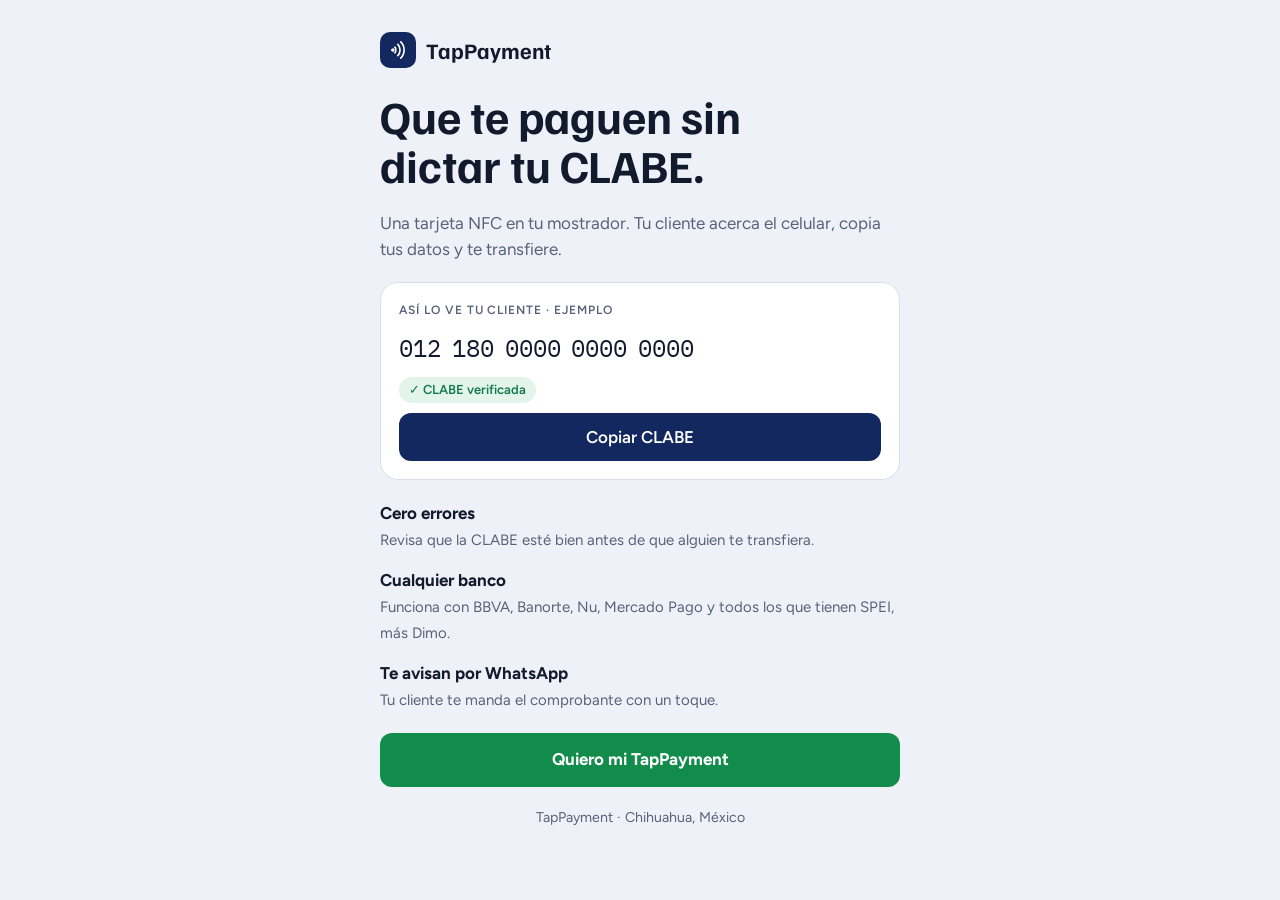
<file: index.html>
<!doctype html>
<html lang="es">
<head>
<meta charset="utf-8">
<meta name="viewport" content="width=device-width,initial-scale=1,viewport-fit=cover">
<meta name="theme-color" content="#13285e">
<title>TapPayment</title>
<meta name="description" content="Tarjetas NFC para cobrar por transferencia: tus clientes acercan el celular y copian tu CLABE sin dictar números.">
<link rel="icon" href="data:image/svg+xml,%3Csvg xmlns='http://www.w3.org/2000/svg' viewBox='0 0 24 24'%3E%3Crect width='24' height='24' rx='6' fill='%2313285e'/%3E%3Cpath fill='%23fff' d='M8.5 7.2a7 7 0 0 1 0 9.6l-1.4-1.4a5 5 0 0 0 0-6.8zM12 4a11 11 0 0 1 0 16l-1.4-1.4a9 9 0 0 0 0-13.2z'/%3E%3C/svg%3E">
<link rel="preconnect" href="https://fonts.googleapis.com">
<link rel="stylesheet" href="https://fonts.googleapis.com/css2?family=Familjen+Grotesk:wght@500;700&family=Figtree:wght@400;500;600&family=IBM+Plex+Mono:wght@500&display=swap">
<style>
/* Layout: one column. Name, promise, a mock CLABE as proof, three benefits, WhatsApp CTA. */
:root{--bg:#eef1f7;--surface:#ffffff;--ink:#121a2e;--muted:#58627a;--line:#d8deea;--accent:#13285e;--accent-ink:#ffffff;--ok:#137a4b;--ok-bg:#e3f4ea;--wa:#128c4a;--wa-ink:#ffffff;
  --font-display:"Familjen Grotesk","Segoe UI",system-ui,sans-serif;--font-body:"Figtree","Segoe UI",system-ui,sans-serif;--font-mono:"IBM Plex Mono",ui-monospace,Menlo,monospace}
@media (prefers-color-scheme: dark){:root{--bg:#0b1020;--surface:#151c31;--ink:#e9ecf5;--muted:#9aa3ba;--line:#28304c;--accent:#8ea6ff;--accent-ink:#0b1020;--ok:#5fd39a;--ok-bg:#143526;--wa:#2fb86e;--wa-ink:#06150c;color-scheme:dark}}
*{box-sizing:border-box}
body{margin:0;background:var(--bg);color:var(--ink);font-family:var(--font-body);font-size:17px;line-height:1.55;
  padding-left:max(16px,env(safe-area-inset-left,0px));padding-right:max(16px,env(safe-area-inset-right,0px));padding-block:32px 40px}
.wrap{max-width:520px;margin:0 auto;display:flex;flex-direction:column;gap:20px}
.mark{display:flex;align-items:center;gap:10px;font-family:var(--font-display);font-weight:700;font-size:22px}
.mark i{width:36px;height:36px;border-radius:10px;background:var(--accent);display:grid;place-items:center}
.mark svg{width:20px;height:20px;fill:var(--accent-ink)}
h1{font-family:var(--font-display);font-size:clamp(32px,8.5vw,46px);line-height:1.06;margin:4px 0 0;text-wrap:balance}
p{margin:0;color:var(--muted)}
.proof{background:var(--surface);border:1px solid var(--line);border-radius:18px;padding:18px;display:flex;flex-direction:column;gap:10px}
.proof .l{font-size:12px;letter-spacing:.08em;text-transform:uppercase;color:var(--muted);font-weight:600}
.proof .n{font-family:var(--font-mono);font-size:clamp(18px,5.4vw,24px);font-variant-numeric:tabular-nums;display:flex;flex-wrap:wrap;gap:0 .45em}
.proof .ok{align-self:flex-start;font-size:13px;font-weight:600;color:var(--ok);background:var(--ok-bg);padding:3px 10px;border-radius:999px}
.proof .b{min-height:48px;border-radius:12px;background:var(--accent);color:var(--accent-ink);display:grid;place-items:center;font-weight:600}
ul{list-style:none;margin:0;padding:0;display:flex;flex-direction:column;gap:14px}
li b{display:block;font-size:17px}
li span{color:var(--muted);font-size:15px}
a.cta{display:flex;align-items:center;justify-content:center;min-height:54px;border-radius:12px;background:var(--wa);color:var(--wa-ink);font-weight:700;text-decoration:none}
a.cta:focus-visible{outline:3px solid var(--accent);outline-offset:2px}
small{color:var(--muted);text-align:center}
</style>
</head>
<body>
<main class="wrap">
  <div class="mark"><i><svg viewBox="0 0 24 24" aria-hidden="true"><path d="M8.5 7.2a7 7 0 0 1 0 9.6l-1.4-1.4a5 5 0 0 0 0-6.8zM12 4a11 11 0 0 1 0 16l-1.4-1.4a9 9 0 0 0 0-13.2zM15.5 1a15 15 0 0 1 0 22l-1.4-1.4a13 13 0 0 0 0-19.2zM4.5 10.5a2 2 0 1 1 0 3 2 2 0 0 1 0-3z"/></svg></i>TapPayment</div>
  <h1>Que te paguen sin dictar tu CLABE.</h1>
  <p>Una tarjeta NFC en tu mostrador. Tu cliente acerca el celular, copia tus datos y te transfiere.</p>
  <div class="proof" aria-label="Ejemplo de lo que ve tu cliente">
    <span class="l">Así lo ve tu cliente · ejemplo</span>
    <span class="n"><span>012</span><span>180</span><span>0000</span><span>0000</span><span>0000</span></span>
    <span class="ok">✓ CLABE verificada</span>
    <span class="b">Copiar CLABE</span>
  </div>
  <ul>
    <li><b>Cero errores</b><span>Revisa que la CLABE esté bien antes de que alguien te transfiera.</span></li>
    <li><b>Cualquier banco</b><span>Funciona con BBVA, Banorte, Nu, Mercado Pago y todos los que tienen SPEI, más Dimo.</span></li>
    <li><b>Te avisan por WhatsApp</b><span>Tu cliente te manda el comprobante con un toque.</span></li>
  </ul>
  <a class="cta" href="https://wa.me/526142222535?text=Hola%2C%20me%20interesa%20TapPayment%20para%20mi%20negocio" target="_blank" rel="noopener">Quiero mi TapPayment</a>
  <small>TapPayment · Chihuahua, México</small>
</main>
</body>
</html>
</file>
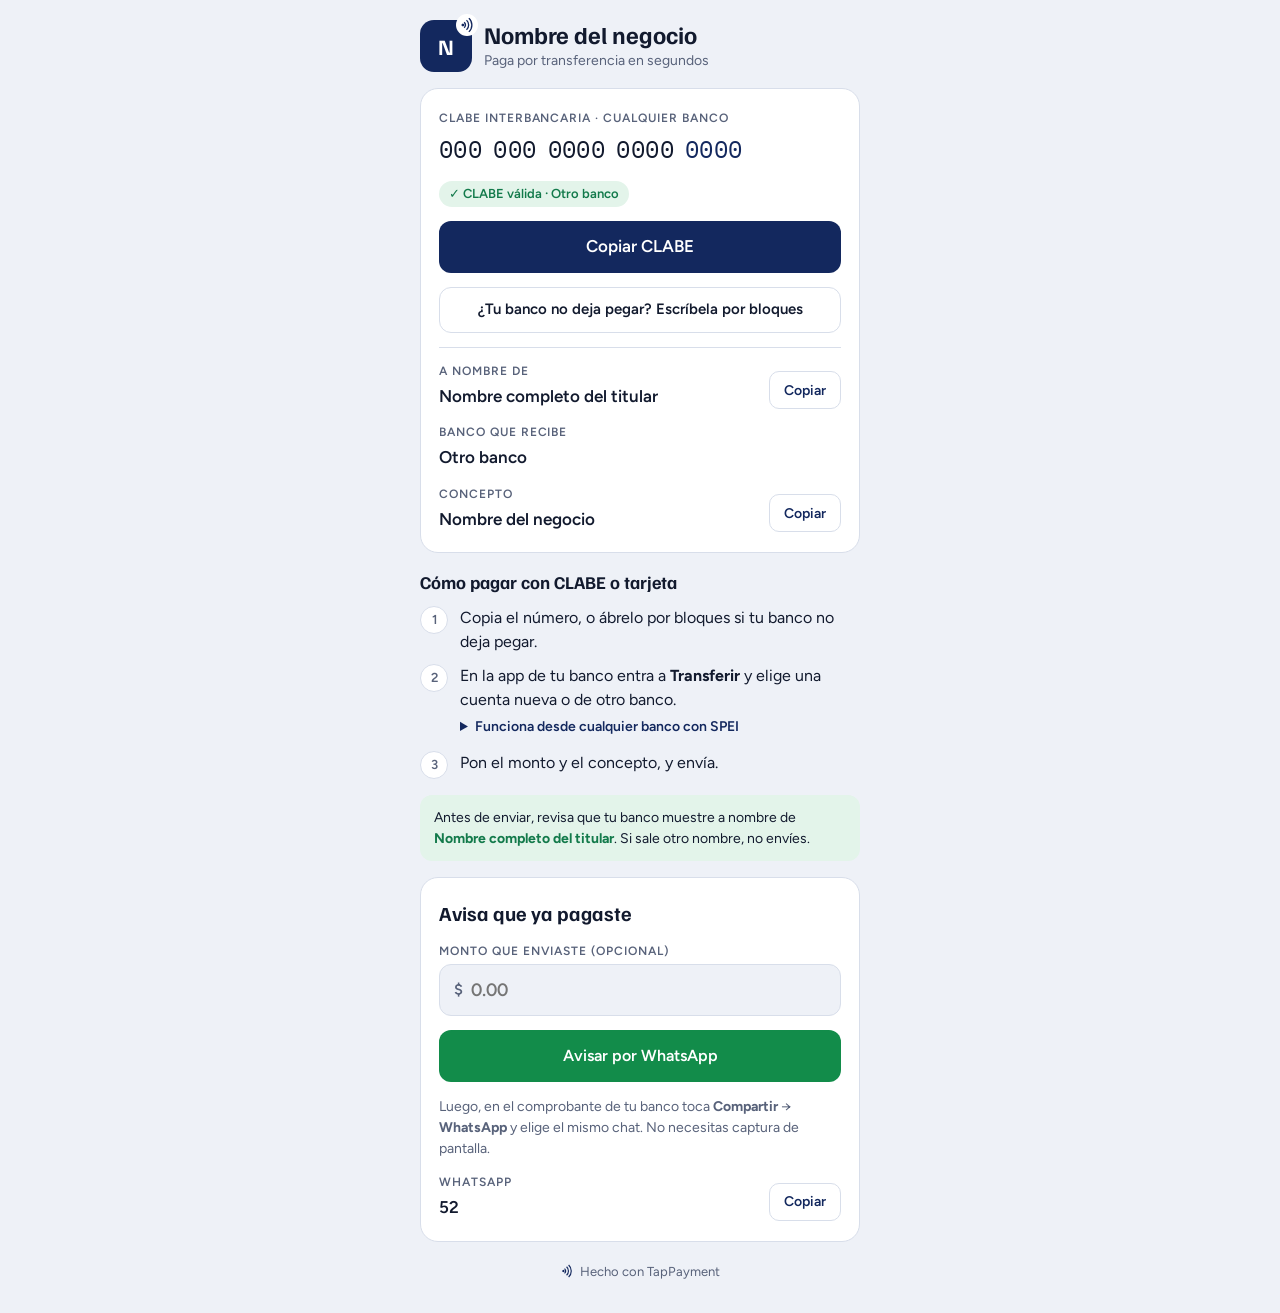
<file: _plantilla/index.html>
<!doctype html>
<html lang="es">
<head>
<meta charset="utf-8">
<meta name="viewport" content="width=device-width,initial-scale=1,viewport-fit=cover">
<meta name="robots" content="noindex, nofollow">
<meta name="theme-color" content="#13285e">
<title>Nombre del negocio</title>
<meta property="og:title" content="Nombre del negocio · Pagar por transferencia">
<meta property="og:description" content="CLABE, Dimo y tarjeta listos para copiar.">
<link rel="icon" href="data:image/svg+xml,%3Csvg xmlns='http://www.w3.org/2000/svg' viewBox='0 0 24 24'%3E%3Crect width='24' height='24' rx='6' fill='%2313285e'/%3E%3Cpath fill='%23fff' d='M8.5 7.2a7 7 0 0 1 0 9.6l-1.4-1.4a5 5 0 0 0 0-6.8zM12 4a11 11 0 0 1 0 16l-1.4-1.4a9 9 0 0 0 0-13.2z'/%3E%3C/svg%3E">
<link rel="preconnect" href="https://fonts.googleapis.com">
<link rel="stylesheet" href="https://fonts.googleapis.com/css2?family=Familjen+Grotesk:wght@500;700&family=Figtree:wght@400;500;600&family=IBM+Plex+Mono:wght@500&display=swap">
<link rel="stylesheet" href="../assets/style.css">
<style>:root{padding-top:env(safe-area-inset-top,0px);padding-bottom:env(safe-area-inset-bottom,0px)}body{margin:0}[hidden]{display:none!important}</style>
<script>
/* ===== DATOS DEL NEGOCIO: cambia solo esto para cada cliente ===== */
window.CONFIG = {
  business: "Nombre del negocio",
  tagline: "Paga por transferencia en segundos",
  holder: "Nombre completo del titular",
  clabe: "000000000000000000", // 18 dígitos
  card: "",                    // 16 dígitos de débito (opcional; vacío = se oculta)
  dimo: "",                    // celular con Dimo (opcional; vacío = se oculta)
  whatsapp: "52",              // 52 + 10 dígitos
  concept: "Nombre del negocio"
};
/* ================================================================= */
</script>
</head>
<body>

<div class="wrap">
  <header class="biz">
    <div class="logo" aria-hidden="true"><span id="initial">T</span><svg viewBox="0 0 24 24"><path d="M8.5 7.2a7 7 0 0 1 0 9.6l-1.4-1.4a5 5 0 0 0 0-6.8zM12 4a11 11 0 0 1 0 16l-1.4-1.4a9 9 0 0 0 0-13.2zM15.5 1a15 15 0 0 1 0 22l-1.4-1.4a13 13 0 0 0 0-19.2zM4.5 10.5a2 2 0 1 1 0 3 2 2 0 0 1 0-3z"/></svg></div>
    <div>
      <h1 id="bizName">TapPayment</h1>
      <p id="tagline">Paga por transferencia en segundos</p>
    </div>
  </header>

  <!-- Dimo -->
  <div class="card lead" id="dimoCard">
    <span class="tag">Opción rápida</span>
    <h2>Transfiere solo con el número de celular (Dimo)</h2>
    <div class="big" id="dimoNum"></div>
    <button class="primary" id="copyDimo" type="button">Copiar número</button>
    <p class="hint">En tu app busca <b>Dimo</b> o <b>Transferir a celular</b>, pega el número y escribe el monto.</p>
    <details>
      <summary>¿Mi banco tiene Dimo?</summary>
      <div class="chips"><span>BBVA</span><span>Santander</span><span>Banamex</span><span>Banorte</span><span>Banco Azteca</span><span>HSBC</span><span>Scotiabank</span><span>Inbursa</span><span>Afirme</span><span>Banregio</span><span>Hey Banco</span><span>Nu</span><span>Mercado Pago</span></div>
      <p class="hint" style="margin-top:8px">Si no lo encuentras, usa la CLABE de abajo. Sirve con cualquier banco.</p>
    </details>
  </div>

  <!-- CLABE -->
  <div class="card" id="clabeCard">
    <div class="row">
      <span class="label">CLABE interbancaria · cualquier banco</span>
      <div class="big" id="clabe"></div>
    </div>
    <span class="verified" id="clabeCheck"></span>
    <button class="primary" id="copyClabe" type="button">Copiar CLABE</button>
    <button class="ghost" id="openClabeTyper" type="button">¿Tu banco no deja pegar? Escríbela por bloques</button>

    <div class="divider"></div>

    <div class="field">
      <div class="row"><span class="label">A nombre de</span><span class="value" id="holder"></span></div>
      <button class="mini" type="button" data-copy="holder" data-ok="Nombre copiado">Copiar</button>
    </div>
    <div class="field">
      <div class="row"><span class="label">Banco que recibe</span><span class="value" id="bank"></span></div>
    </div>
    <div class="field">
      <div class="row"><span class="label">Concepto</span><span class="value" id="concept"></span></div>
      <button class="mini" type="button" data-copy="concept" data-ok="Concepto copiado">Copiar</button>
    </div>
  </div>

  <!-- Tarjeta (se muestra solo si CONFIG.card tiene número) -->
  <div class="card" id="cardCard" hidden>
    <div class="row">
      <span class="label">Número de tarjeta de débito</span>
      <div class="big" id="cardNum"></div>
    </div>
    <span class="verified" id="cardCheck"></span>
    <button class="primary" id="copyCard" type="button">Copiar número de tarjeta</button>
    <button class="ghost" id="openCardTyper" type="button">Escríbela por bloques</button>
    <p class="hint">También sirve para depositar en OXXO o en ventanilla.</p>
  </div>

  <section class="how">
    <h2>Cómo pagar con CLABE o tarjeta</h2>
    <ol class="steps">
      <li><div>Copia el número, o ábrelo por bloques si tu banco no deja pegar.</div></li>
      <li><div>En la app de tu banco entra a <b>Transferir</b> y elige una cuenta nueva o de otro banco.
        <details><summary>Funciona desde cualquier banco con SPEI</summary>
          <div class="chips"><span>BBVA</span><span>Banorte</span><span>Santander</span><span>Banamex</span><span>HSBC</span><span>Scotiabank</span><span>Banco Azteca</span><span>BanCoppel</span><span>Inbursa</span><span>BanBajío</span><span>Banregio</span><span>Afirme</span><span>Hey Banco</span><span>Nu</span><span>Mercado Pago</span><span>Spin by OXXO</span><span>Klar</span><span>Stori</span><span>Openbank</span><span>Banco del Bienestar</span><span class="more">y cualquier otro</span></div>
        </details>
      </div></li>
      <li><div>Pon el monto y el concepto, y envía.</div></li>
    </ol>
  </section>

  <p class="trust">Antes de enviar, revisa que tu banco muestre a nombre de <b id="holderTrust"></b>. Si sale otro nombre, no envíes.</p>

  <!-- Comprobante -->
  <div class="card" id="waCard">
    <h2>Avisa que ya pagaste</h2>
    <div class="row">
      <label class="label" for="amount">Monto que enviaste (opcional)</label>
      <div class="amount-field"><span>$</span><input id="amount" inputmode="decimal" autocomplete="off" placeholder="0.00"></div>
    </div>
    <a class="btn wa" id="waBtn" href="#" target="_blank" rel="noopener">Avisar por WhatsApp</a>
    <p class="hint">Luego, en el comprobante de tu banco toca <b>Compartir</b> → <b>WhatsApp</b> y elige el mismo chat. No necesitas captura de pantalla.</p>
    <div class="field">
      <div class="row"><span class="label">WhatsApp</span><span class="value" id="waNum"></span></div>
      <button class="mini" type="button" data-copy="waNum" data-ok="Número copiado">Copiar</button>
    </div>
  </div>

  <footer>
    <svg viewBox="0 0 24 24" aria-hidden="true"><path d="M8.5 7.2a7 7 0 0 1 0 9.6l-1.4-1.4a5 5 0 0 0 0-6.8zM12 4a11 11 0 0 1 0 16l-1.4-1.4a9 9 0 0 0 0-13.2zM15.5 1a15 15 0 0 1 0 22l-1.4-1.4a13 13 0 0 0 0-19.2zM4.5 10.5a2 2 0 1 1 0 3 2 2 0 0 1 0-3z"/></svg>
    Hecho con TapPayment
  </footer>
</div>

<div class="typer" id="typer" role="dialog" aria-modal="true" aria-labelledby="typerTitle" hidden>
  <div class="typer-in">
    <h2 id="typerTitle">Escribe por bloques</h2>
    <p class="hint">Escribe un bloque en tu banco, regresa y tócalo para marcarlo. Así no te pierdes.</p>
    <div class="bar" aria-hidden="true"><i id="barFill"></i></div>
    <div class="blocks" id="blocks"></div>
    <p class="hint" id="progress"></p>
    <button class="ghost" id="resetBlocks" type="button">Empezar de nuevo</button>
    <button class="primary" id="closeTyper" type="button">Listo</button>
  </div>
</div>

<div class="toast" id="toast" role="status" hidden></div>

<script src="../assets/app.js"></script>
</body>
</html>
</file>
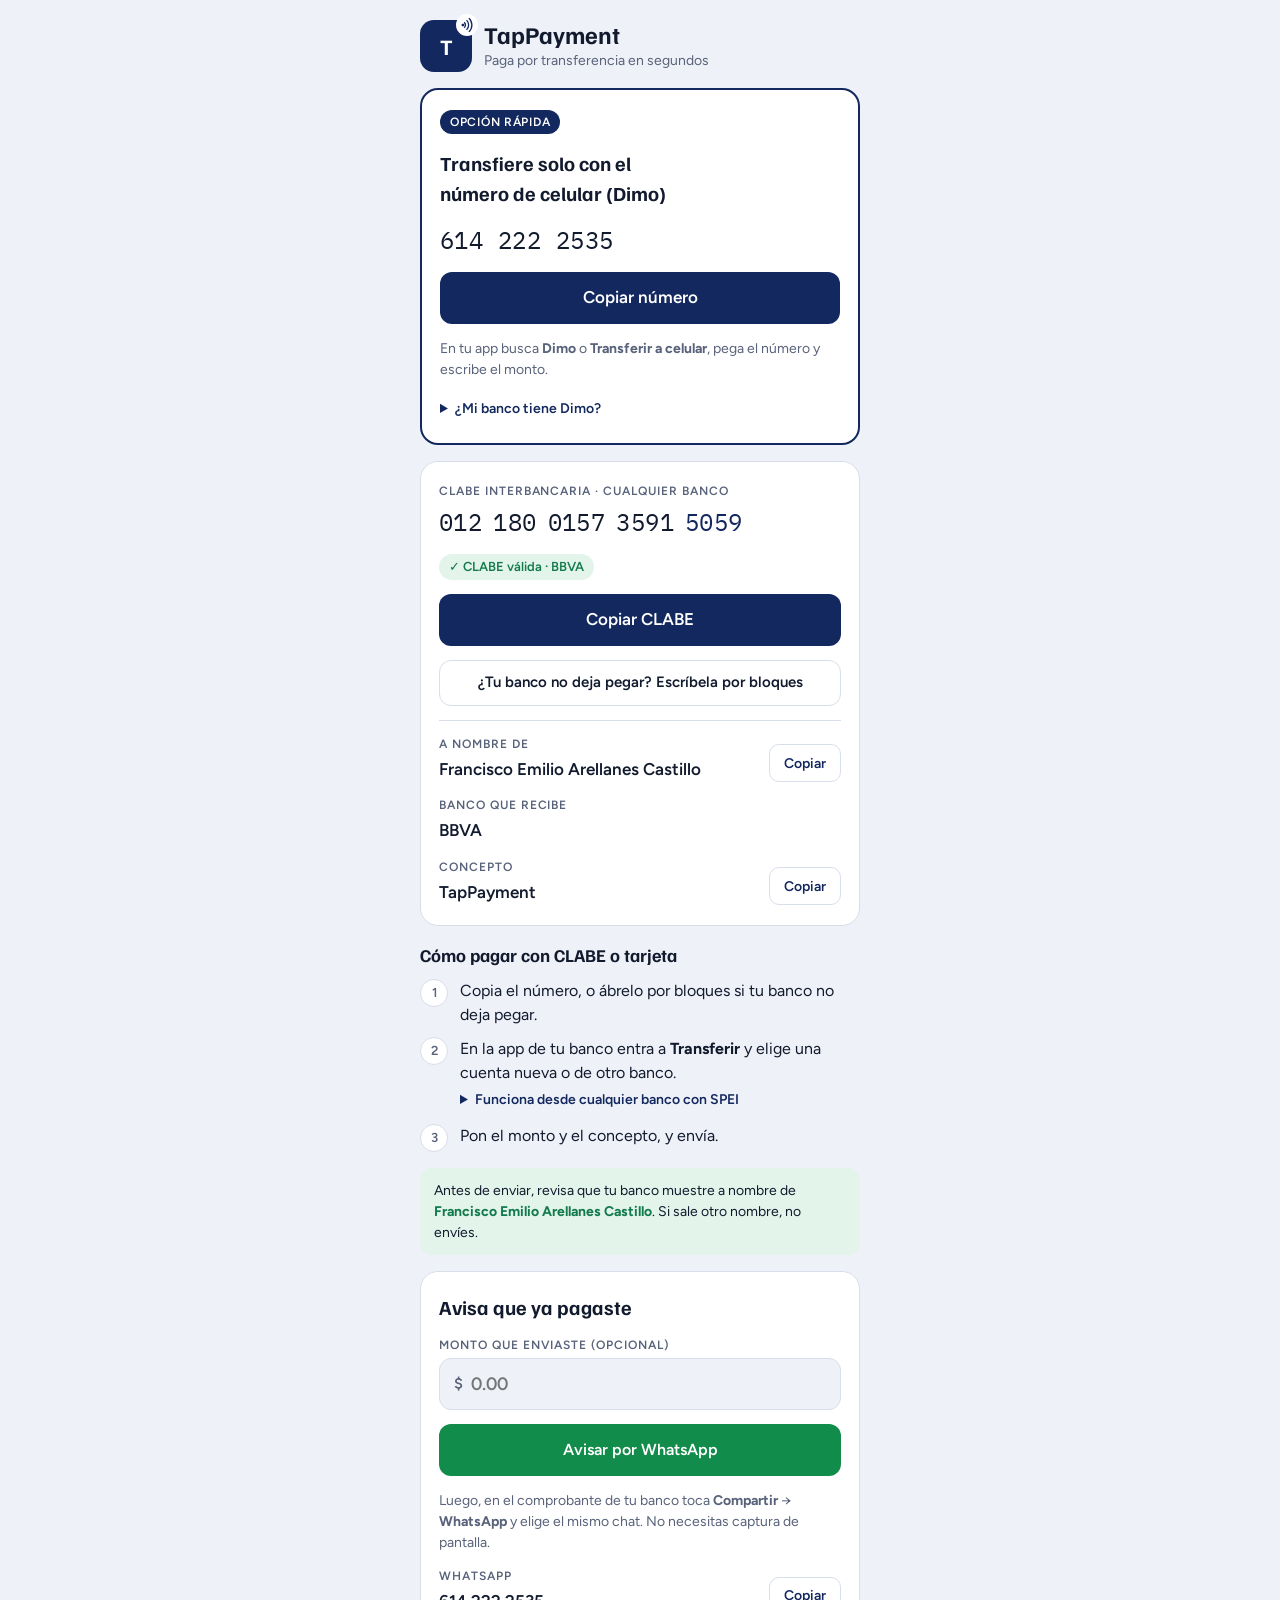
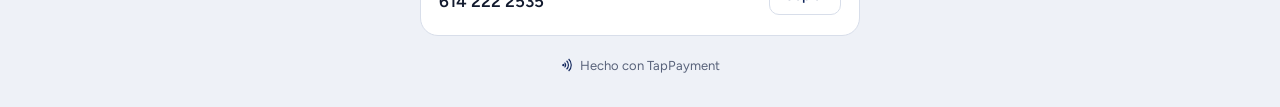
<file: emilio/index.html>
<!doctype html>
<html lang="es">
<head>
<meta charset="utf-8">
<meta name="viewport" content="width=device-width,initial-scale=1,viewport-fit=cover">
<meta name="robots" content="noindex, nofollow">
<meta name="theme-color" content="#13285e">
<title>TapPayment</title>
<meta property="og:title" content="TapPayment · Pagar por transferencia">
<meta property="og:description" content="CLABE, Dimo y tarjeta listos para copiar.">
<link rel="icon" href="data:image/svg+xml,%3Csvg xmlns='http://www.w3.org/2000/svg' viewBox='0 0 24 24'%3E%3Crect width='24' height='24' rx='6' fill='%2313285e'/%3E%3Cpath fill='%23fff' d='M8.5 7.2a7 7 0 0 1 0 9.6l-1.4-1.4a5 5 0 0 0 0-6.8zM12 4a11 11 0 0 1 0 16l-1.4-1.4a9 9 0 0 0 0-13.2z'/%3E%3C/svg%3E">
<link rel="preconnect" href="https://fonts.googleapis.com">
<link rel="stylesheet" href="https://fonts.googleapis.com/css2?family=Familjen+Grotesk:wght@500;700&family=Figtree:wght@400;500;600&family=IBM+Plex+Mono:wght@500&display=swap">
<link rel="stylesheet" href="../assets/style.css">
<style>:root{padding-top:env(safe-area-inset-top,0px);padding-bottom:env(safe-area-inset-bottom,0px)}body{margin:0}[hidden]{display:none!important}</style>
<script>
/* ===== DATOS DEL NEGOCIO: cambia solo esto para cada cliente ===== */
window.CONFIG = {
  business: "TapPayment",
  tagline: "Paga por transferencia en segundos",
  holder: "Francisco Emilio Arellanes Castillo",
  clabe: "012180015735915059",
  card: "",                    // 16 dígitos de débito (opcional; vacío = se oculta)
  dimo: "6142222535",          // celular con Dimo (vacío = se oculta)
  whatsapp: "526142222535",    // 52 + 10 dígitos
  concept: "TapPayment"
};
/* ================================================================= */
</script>
</head>
<body>

<div class="wrap">
  <header class="biz">
    <div class="logo" aria-hidden="true"><span id="initial">T</span><svg viewBox="0 0 24 24"><path d="M8.5 7.2a7 7 0 0 1 0 9.6l-1.4-1.4a5 5 0 0 0 0-6.8zM12 4a11 11 0 0 1 0 16l-1.4-1.4a9 9 0 0 0 0-13.2zM15.5 1a15 15 0 0 1 0 22l-1.4-1.4a13 13 0 0 0 0-19.2zM4.5 10.5a2 2 0 1 1 0 3 2 2 0 0 1 0-3z"/></svg></div>
    <div>
      <h1 id="bizName">TapPayment</h1>
      <p id="tagline">Paga por transferencia en segundos</p>
    </div>
  </header>

  <!-- Dimo -->
  <div class="card lead" id="dimoCard">
    <span class="tag">Opción rápida</span>
    <h2>Transfiere solo con el número de celular (Dimo)</h2>
    <div class="big" id="dimoNum"></div>
    <button class="primary" id="copyDimo" type="button">Copiar número</button>
    <p class="hint">En tu app busca <b>Dimo</b> o <b>Transferir a celular</b>, pega el número y escribe el monto.</p>
    <details>
      <summary>¿Mi banco tiene Dimo?</summary>
      <div class="chips"><span>BBVA</span><span>Santander</span><span>Banamex</span><span>Banorte</span><span>Banco Azteca</span><span>HSBC</span><span>Scotiabank</span><span>Inbursa</span><span>Afirme</span><span>Banregio</span><span>Hey Banco</span><span>Nu</span><span>Mercado Pago</span></div>
      <p class="hint" style="margin-top:8px">Si no lo encuentras, usa la CLABE de abajo. Sirve con cualquier banco.</p>
    </details>
  </div>

  <!-- CLABE -->
  <div class="card" id="clabeCard">
    <div class="row">
      <span class="label">CLABE interbancaria · cualquier banco</span>
      <div class="big" id="clabe"></div>
    </div>
    <span class="verified" id="clabeCheck"></span>
    <button class="primary" id="copyClabe" type="button">Copiar CLABE</button>
    <button class="ghost" id="openClabeTyper" type="button">¿Tu banco no deja pegar? Escríbela por bloques</button>

    <div class="divider"></div>

    <div class="field">
      <div class="row"><span class="label">A nombre de</span><span class="value" id="holder"></span></div>
      <button class="mini" type="button" data-copy="holder" data-ok="Nombre copiado">Copiar</button>
    </div>
    <div class="field">
      <div class="row"><span class="label">Banco que recibe</span><span class="value" id="bank"></span></div>
    </div>
    <div class="field">
      <div class="row"><span class="label">Concepto</span><span class="value" id="concept"></span></div>
      <button class="mini" type="button" data-copy="concept" data-ok="Concepto copiado">Copiar</button>
    </div>
  </div>

  <!-- Tarjeta (se muestra solo si CONFIG.card tiene número) -->
  <div class="card" id="cardCard" hidden>
    <div class="row">
      <span class="label">Número de tarjeta de débito</span>
      <div class="big" id="cardNum"></div>
    </div>
    <span class="verified" id="cardCheck"></span>
    <button class="primary" id="copyCard" type="button">Copiar número de tarjeta</button>
    <button class="ghost" id="openCardTyper" type="button">Escríbela por bloques</button>
    <p class="hint">También sirve para depositar en OXXO o en ventanilla.</p>
  </div>

  <section class="how">
    <h2>Cómo pagar con CLABE o tarjeta</h2>
    <ol class="steps">
      <li><div>Copia el número, o ábrelo por bloques si tu banco no deja pegar.</div></li>
      <li><div>En la app de tu banco entra a <b>Transferir</b> y elige una cuenta nueva o de otro banco.
        <details><summary>Funciona desde cualquier banco con SPEI</summary>
          <div class="chips"><span>BBVA</span><span>Banorte</span><span>Santander</span><span>Banamex</span><span>HSBC</span><span>Scotiabank</span><span>Banco Azteca</span><span>BanCoppel</span><span>Inbursa</span><span>BanBajío</span><span>Banregio</span><span>Afirme</span><span>Hey Banco</span><span>Nu</span><span>Mercado Pago</span><span>Spin by OXXO</span><span>Klar</span><span>Stori</span><span>Openbank</span><span>Banco del Bienestar</span><span class="more">y cualquier otro</span></div>
        </details>
      </div></li>
      <li><div>Pon el monto y el concepto, y envía.</div></li>
    </ol>
  </section>

  <p class="trust">Antes de enviar, revisa que tu banco muestre a nombre de <b id="holderTrust"></b>. Si sale otro nombre, no envíes.</p>

  <!-- Comprobante -->
  <div class="card" id="waCard">
    <h2>Avisa que ya pagaste</h2>
    <div class="row">
      <label class="label" for="amount">Monto que enviaste (opcional)</label>
      <div class="amount-field"><span>$</span><input id="amount" inputmode="decimal" autocomplete="off" placeholder="0.00"></div>
    </div>
    <a class="btn wa" id="waBtn" href="#" target="_blank" rel="noopener">Avisar por WhatsApp</a>
    <p class="hint">Luego, en el comprobante de tu banco toca <b>Compartir</b> → <b>WhatsApp</b> y elige el mismo chat. No necesitas captura de pantalla.</p>
    <div class="field">
      <div class="row"><span class="label">WhatsApp</span><span class="value" id="waNum"></span></div>
      <button class="mini" type="button" data-copy="waNum" data-ok="Número copiado">Copiar</button>
    </div>
  </div>

  <footer>
    <svg viewBox="0 0 24 24" aria-hidden="true"><path d="M8.5 7.2a7 7 0 0 1 0 9.6l-1.4-1.4a5 5 0 0 0 0-6.8zM12 4a11 11 0 0 1 0 16l-1.4-1.4a9 9 0 0 0 0-13.2zM15.5 1a15 15 0 0 1 0 22l-1.4-1.4a13 13 0 0 0 0-19.2zM4.5 10.5a2 2 0 1 1 0 3 2 2 0 0 1 0-3z"/></svg>
    Hecho con TapPayment
  </footer>
</div>

<div class="typer" id="typer" role="dialog" aria-modal="true" aria-labelledby="typerTitle" hidden>
  <div class="typer-in">
    <h2 id="typerTitle">Escribe por bloques</h2>
    <p class="hint">Escribe un bloque en tu banco, regresa y tócalo para marcarlo. Así no te pierdes.</p>
    <div class="bar" aria-hidden="true"><i id="barFill"></i></div>
    <div class="blocks" id="blocks"></div>
    <p class="hint" id="progress"></p>
    <button class="ghost" id="resetBlocks" type="button">Empezar de nuevo</button>
    <button class="primary" id="closeTyper" type="button">Listo</button>
  </div>
</div>

<div class="toast" id="toast" role="status" hidden></div>

<script src="../assets/app.js"></script>
</body>
</html>
</file>
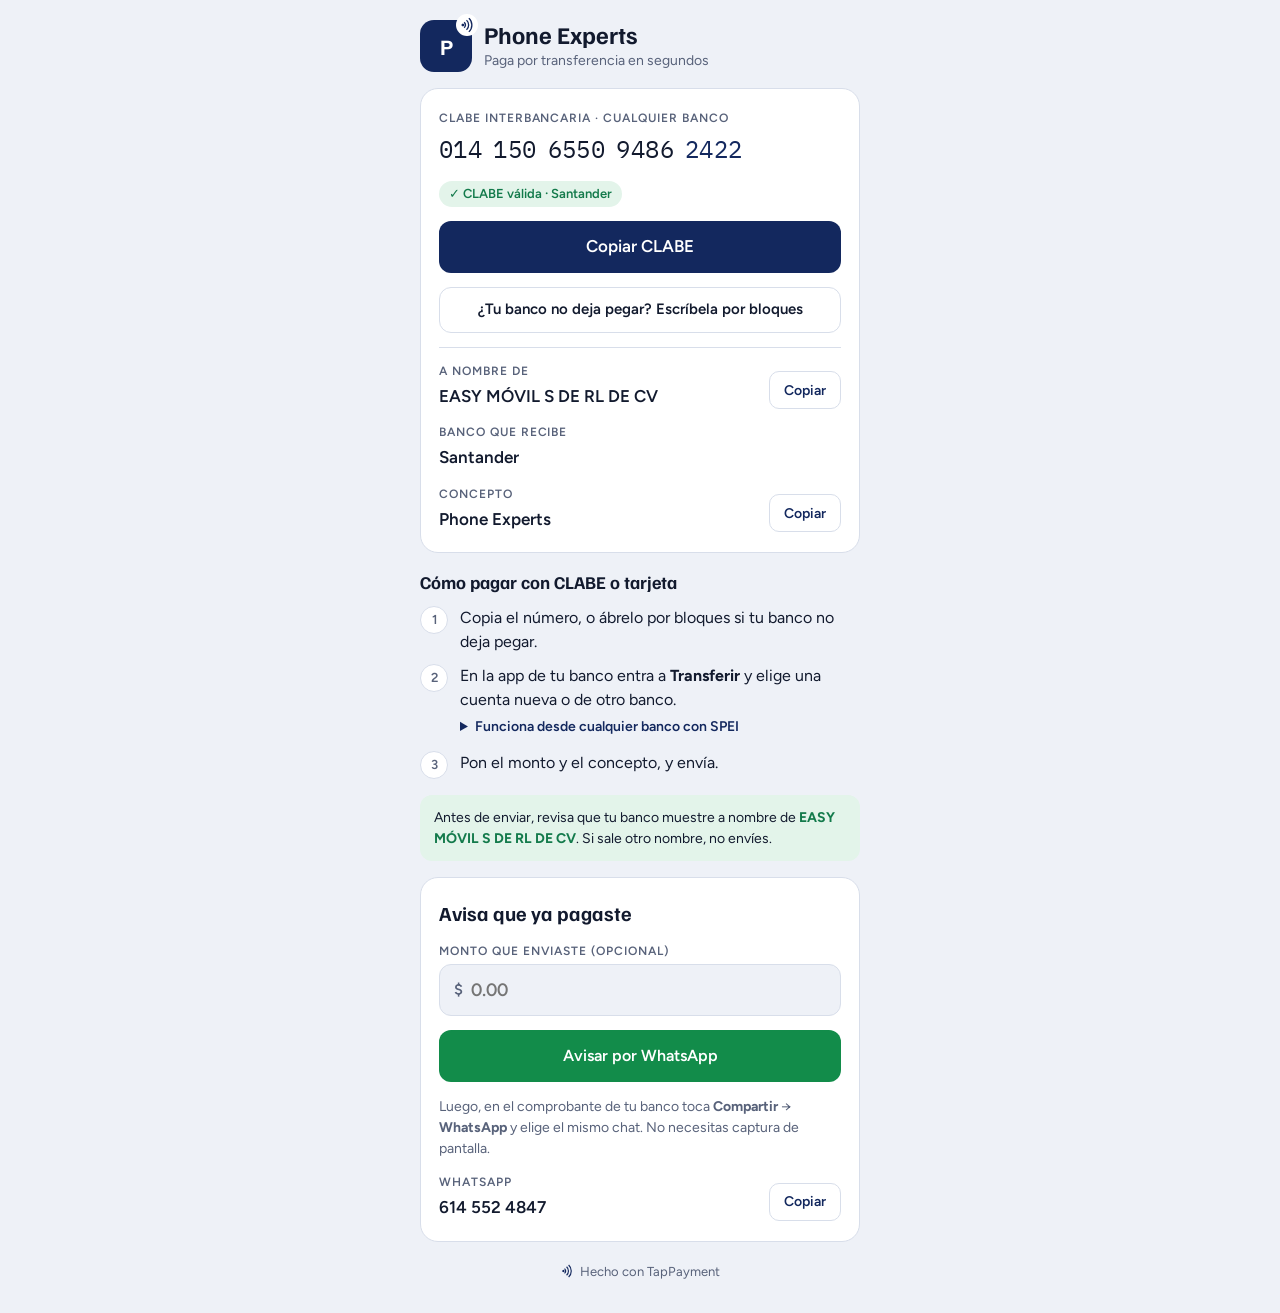
<file: phone-experts/index.html>
<!doctype html>
<html lang="es">
<head>
<meta charset="utf-8">
<meta name="viewport" content="width=device-width,initial-scale=1,viewport-fit=cover">
<meta name="robots" content="noindex, nofollow">
<meta name="theme-color" content="#13285e">
<title>Phone Experts</title>
<meta property="og:title" content="Phone Experts · Pagar por transferencia">
<meta property="og:description" content="CLABE, Dimo y tarjeta listos para copiar.">
<link rel="icon" href="data:image/svg+xml,%3Csvg xmlns='http://www.w3.org/2000/svg' viewBox='0 0 24 24'%3E%3Crect width='24' height='24' rx='6' fill='%2313285e'/%3E%3Cpath fill='%23fff' d='M8.5 7.2a7 7 0 0 1 0 9.6l-1.4-1.4a5 5 0 0 0 0-6.8zM12 4a11 11 0 0 1 0 16l-1.4-1.4a9 9 0 0 0 0-13.2z'/%3E%3C/svg%3E">
<link rel="preconnect" href="https://fonts.googleapis.com">
<link rel="stylesheet" href="https://fonts.googleapis.com/css2?family=Familjen+Grotesk:wght@500;700&family=Figtree:wght@400;500;600&family=IBM+Plex+Mono:wght@500&display=swap">
<link rel="stylesheet" href="../assets/style.css">
<style>:root{padding-top:env(safe-area-inset-top,0px);padding-bottom:env(safe-area-inset-bottom,0px)}body{margin:0}[hidden]{display:none!important}</style>
<script>
/* ===== DATOS DEL NEGOCIO: cambia solo esto para cada cliente ===== */
window.CONFIG = {
  business: "Phone Experts",
  tagline: "Paga por transferencia en segundos",
  holder: "EASY MÓVIL S DE RL DE CV",
  clabe: "014150655094862422",
  card: "",                    // 16 dígitos de débito (opcional; vacío = se oculta)
  dimo: "",                    // celular con Dimo (opcional; vacío = se oculta)
  whatsapp: "526145524847",    // 52 + 10 dígitos
  concept: "Phone Experts"
};
/* ================================================================= */
</script>
</head>
<body>

<div class="wrap">
  <header class="biz">
    <div class="logo" aria-hidden="true"><span id="initial">T</span><svg viewBox="0 0 24 24"><path d="M8.5 7.2a7 7 0 0 1 0 9.6l-1.4-1.4a5 5 0 0 0 0-6.8zM12 4a11 11 0 0 1 0 16l-1.4-1.4a9 9 0 0 0 0-13.2zM15.5 1a15 15 0 0 1 0 22l-1.4-1.4a13 13 0 0 0 0-19.2zM4.5 10.5a2 2 0 1 1 0 3 2 2 0 0 1 0-3z"/></svg></div>
    <div>
      <h1 id="bizName">TapPayment</h1>
      <p id="tagline">Paga por transferencia en segundos</p>
    </div>
  </header>

  <!-- Dimo -->
  <div class="card lead" id="dimoCard">
    <span class="tag">Opción rápida</span>
    <h2>Transfiere solo con el número de celular (Dimo)</h2>
    <div class="big" id="dimoNum"></div>
    <button class="primary" id="copyDimo" type="button">Copiar número</button>
    <p class="hint">En tu app busca <b>Dimo</b> o <b>Transferir a celular</b>, pega el número y escribe el monto.</p>
    <details>
      <summary>¿Mi banco tiene Dimo?</summary>
      <div class="chips"><span>BBVA</span><span>Santander</span><span>Banamex</span><span>Banorte</span><span>Banco Azteca</span><span>HSBC</span><span>Scotiabank</span><span>Inbursa</span><span>Afirme</span><span>Banregio</span><span>Hey Banco</span><span>Nu</span><span>Mercado Pago</span></div>
      <p class="hint" style="margin-top:8px">Si no lo encuentras, usa la CLABE de abajo. Sirve con cualquier banco.</p>
    </details>
  </div>

  <!-- CLABE -->
  <div class="card" id="clabeCard">
    <div class="row">
      <span class="label">CLABE interbancaria · cualquier banco</span>
      <div class="big" id="clabe"></div>
    </div>
    <span class="verified" id="clabeCheck"></span>
    <button class="primary" id="copyClabe" type="button">Copiar CLABE</button>
    <button class="ghost" id="openClabeTyper" type="button">¿Tu banco no deja pegar? Escríbela por bloques</button>

    <div class="divider"></div>

    <div class="field">
      <div class="row"><span class="label">A nombre de</span><span class="value" id="holder"></span></div>
      <button class="mini" type="button" data-copy="holder" data-ok="Nombre copiado">Copiar</button>
    </div>
    <div class="field">
      <div class="row"><span class="label">Banco que recibe</span><span class="value" id="bank"></span></div>
    </div>
    <div class="field">
      <div class="row"><span class="label">Concepto</span><span class="value" id="concept"></span></div>
      <button class="mini" type="button" data-copy="concept" data-ok="Concepto copiado">Copiar</button>
    </div>
  </div>

  <!-- Tarjeta (se muestra solo si CONFIG.card tiene número) -->
  <div class="card" id="cardCard" hidden>
    <div class="row">
      <span class="label">Número de tarjeta de débito</span>
      <div class="big" id="cardNum"></div>
    </div>
    <span class="verified" id="cardCheck"></span>
    <button class="primary" id="copyCard" type="button">Copiar número de tarjeta</button>
    <button class="ghost" id="openCardTyper" type="button">Escríbela por bloques</button>
    <p class="hint">También sirve para depositar en OXXO o en ventanilla.</p>
  </div>

  <section class="how">
    <h2>Cómo pagar con CLABE o tarjeta</h2>
    <ol class="steps">
      <li><div>Copia el número, o ábrelo por bloques si tu banco no deja pegar.</div></li>
      <li><div>En la app de tu banco entra a <b>Transferir</b> y elige una cuenta nueva o de otro banco.
        <details><summary>Funciona desde cualquier banco con SPEI</summary>
          <div class="chips"><span>BBVA</span><span>Banorte</span><span>Santander</span><span>Banamex</span><span>HSBC</span><span>Scotiabank</span><span>Banco Azteca</span><span>BanCoppel</span><span>Inbursa</span><span>BanBajío</span><span>Banregio</span><span>Afirme</span><span>Hey Banco</span><span>Nu</span><span>Mercado Pago</span><span>Spin by OXXO</span><span>Klar</span><span>Stori</span><span>Openbank</span><span>Banco del Bienestar</span><span class="more">y cualquier otro</span></div>
        </details>
      </div></li>
      <li><div>Pon el monto y el concepto, y envía.</div></li>
    </ol>
  </section>

  <p class="trust">Antes de enviar, revisa que tu banco muestre a nombre de <b id="holderTrust"></b>. Si sale otro nombre, no envíes.</p>

  <!-- Comprobante -->
  <div class="card" id="waCard">
    <h2>Avisa que ya pagaste</h2>
    <div class="row">
      <label class="label" for="amount">Monto que enviaste (opcional)</label>
      <div class="amount-field"><span>$</span><input id="amount" inputmode="decimal" autocomplete="off" placeholder="0.00"></div>
    </div>
    <a class="btn wa" id="waBtn" href="#" target="_blank" rel="noopener">Avisar por WhatsApp</a>
    <p class="hint">Luego, en el comprobante de tu banco toca <b>Compartir</b> → <b>WhatsApp</b> y elige el mismo chat. No necesitas captura de pantalla.</p>
    <div class="field">
      <div class="row"><span class="label">WhatsApp</span><span class="value" id="waNum"></span></div>
      <button class="mini" type="button" data-copy="waNum" data-ok="Número copiado">Copiar</button>
    </div>
  </div>

  <footer>
    <svg viewBox="0 0 24 24" aria-hidden="true"><path d="M8.5 7.2a7 7 0 0 1 0 9.6l-1.4-1.4a5 5 0 0 0 0-6.8zM12 4a11 11 0 0 1 0 16l-1.4-1.4a9 9 0 0 0 0-13.2zM15.5 1a15 15 0 0 1 0 22l-1.4-1.4a13 13 0 0 0 0-19.2zM4.5 10.5a2 2 0 1 1 0 3 2 2 0 0 1 0-3z"/></svg>
    Hecho con TapPayment
  </footer>
</div>

<div class="typer" id="typer" role="dialog" aria-modal="true" aria-labelledby="typerTitle" hidden>
  <div class="typer-in">
    <h2 id="typerTitle">Escribe por bloques</h2>
    <p class="hint">Escribe un bloque en tu banco, regresa y tócalo para marcarlo. Así no te pierdes.</p>
    <div class="bar" aria-hidden="true"><i id="barFill"></i></div>
    <div class="blocks" id="blocks"></div>
    <p class="hint" id="progress"></p>
    <button class="ghost" id="resetBlocks" type="button">Empezar de nuevo</button>
    <button class="primary" id="closeTyper" type="button">Listo</button>
  </div>
</div>

<div class="toast" id="toast" role="status" hidden></div>

<script src="../assets/app.js"></script>
</body>
</html>
</file>
<file: assets/style.css>
/* Layout: one phone-width column opened from an NFC tap. Fast option (Dimo) first, CLABE as the hero card, card number if set, then receipt via WhatsApp. TapPayment brand. */
:root{
  --bg:#eef1f7;
  --surface:#ffffff;
  --ink:#121a2e;
  --muted:#58627a;
  --line:#d8deea;
  --accent:#13285e;        /* TapPayment navy */
  --accent-ink:#ffffff;
  --accent-soft:#e6ebf7;
  --star:#e9ad22;          /* signal yellow for focus/marks */
  --ok:#137a4b;
  --ok-bg:#e3f4ea;
  --warn:#9a5b00;
  --warn-bg:#fdf1dc;
  --wa:#128c4a;
  --wa-ink:#ffffff;
  --font-display:"Familjen Grotesk","Segoe UI",system-ui,sans-serif;
  --font-body:"Figtree","Segoe UI",system-ui,sans-serif;
  --font-mono:"IBM Plex Mono",ui-monospace,"SFMono-Regular",Menlo,monospace;
}
@media (prefers-color-scheme: dark){
  :root:not([data-theme="light"]){
    --bg:#0b1020; --surface:#151c31; --ink:#e9ecf5; --muted:#9aa3ba; --line:#28304c;
    --accent:#8ea6ff; --accent-ink:#0b1020; --accent-soft:#1d2643; --star:#f5c24d;
    --ok:#5fd39a; --ok-bg:#143526; --warn:#f2c066; --warn-bg:#3a2c10; --wa:#2fb86e; --wa-ink:#06150c;
    color-scheme:dark;
  }
}
:root[data-theme="dark"]{
  --bg:#0b1020; --surface:#151c31; --ink:#e9ecf5; --muted:#9aa3ba; --line:#28304c;
  --accent:#8ea6ff; --accent-ink:#0b1020; --accent-soft:#1d2643; --star:#f5c24d;
  --ok:#5fd39a; --ok-bg:#143526; --warn:#f2c066; --warn-bg:#3a2c10; --wa:#2fb86e; --wa-ink:#06150c;
  color-scheme:dark;
}
*{box-sizing:border-box}
body{
  background:var(--bg); color:var(--ink);
  font-family:var(--font-body); font-size:16px; line-height:1.5;
  padding-left:max(16px, env(safe-area-inset-left, 0px));
  padding-right:max(16px, env(safe-area-inset-right, 0px));
  padding-block:16px 32px;
}
.wrap{max-width:440px; margin:0 auto; display:flex; flex-direction:column; gap:16px}

header.biz{display:flex; align-items:center; gap:12px; padding-top:4px}
.logo{
  width:52px; height:52px; border-radius:14px; flex:none; position:relative;
  background:var(--accent); color:var(--accent-ink);
  display:grid; place-items:center;
  font-family:var(--font-display); font-weight:700; font-size:22px;
}
.logo svg{position:absolute; right:-6px; top:-6px; width:22px; height:22px; padding:3px; border-radius:50%; background:var(--surface); fill:var(--accent)}
.biz h1{font-family:var(--font-display); font-size:24px; line-height:1.15; margin:0; text-wrap:balance}
.biz p{margin:2px 0 0; color:var(--muted); font-size:14px}

.card{
  background:var(--surface); border:1px solid var(--line); border-radius:18px;
  padding:20px 18px; display:flex; flex-direction:column; gap:14px;
}
.card.lead{border:2px solid var(--accent)}
.tag{
  align-self:flex-start; font-size:12px; font-weight:600; letter-spacing:.06em; text-transform:uppercase;
  background:var(--accent); color:var(--accent-ink); padding:3px 10px; border-radius:999px;
}
.card h2{font-family:var(--font-display); font-size:20px; margin:0; text-wrap:balance}
.label{font-size:12px; letter-spacing:.08em; text-transform:uppercase; color:var(--muted); font-weight:600}
.row{display:flex; flex-direction:column; gap:4px; min-width:0}
.value{font-size:17px; font-weight:600; overflow-wrap:anywhere}
.big{
  font-family:var(--font-mono); font-size:clamp(18px, 5.4vw, 24px);
  letter-spacing:.02em; font-variant-numeric:tabular-nums;
  display:flex; flex-wrap:wrap; gap:0 .45em;
}
.big .chk{color:var(--accent)}
.hint{font-size:14px; color:var(--muted); margin:0}
.verified{
  align-self:flex-start; display:inline-flex; align-items:center; gap:6px;
  font-size:13px; font-weight:600; color:var(--ok); background:var(--ok-bg);
  padding:3px 10px; border-radius:999px;
}
.verified.bad{color:var(--warn); background:var(--warn-bg)}

button,.btn{
  font:inherit; font-weight:600; cursor:pointer; border-radius:12px;
  min-height:52px; padding:0 18px; width:100%;
  display:flex; align-items:center; justify-content:center; gap:8px;
  text-decoration:none; border:1px solid transparent;
  transition:transform .12s ease, background-color .2s ease;
}
button:active,.btn:active{transform:scale(.98)}
button:focus-visible,.btn:focus-visible,input:focus-visible,summary:focus-visible{outline:3px solid var(--star); outline-offset:2px}
.primary{background:var(--accent); color:var(--accent-ink); font-size:17px}
.primary.done{background:var(--ok-bg); color:var(--ok); border-color:var(--ok)}
.ghost{background:transparent; color:var(--ink); border-color:var(--line); min-height:46px; font-size:15px}
.wa{background:var(--wa); color:var(--wa-ink)}

.field{display:flex; align-items:flex-end; justify-content:space-between; gap:12px}
.field .row{flex:1}
.mini{
  width:auto; min-height:38px; padding:0 14px; font-size:14px; border-radius:10px;
  background:transparent; color:var(--accent); border:1px solid var(--line); flex:none;
}
.mini.done{color:var(--ok); border-color:var(--ok); background:var(--ok-bg)}
.divider{height:1px; background:var(--line)}

details{font-size:14px}
summary{cursor:pointer; color:var(--accent); font-weight:600; padding:4px 0}
.chips{display:flex; flex-wrap:wrap; gap:6px; margin-top:8px}
.chips span{
  font-size:13px; padding:4px 10px; border-radius:999px;
  background:var(--accent-soft); color:var(--ink);
}
.chips span.more{background:transparent; border:1px dashed var(--line); color:var(--muted)}

section.how h2{font-family:var(--font-display); font-size:18px; margin:0 0 10px}
ol.steps{list-style:none; margin:0; padding:0; display:flex; flex-direction:column; gap:10px; counter-reset:s}
ol.steps li{display:flex; gap:12px; align-items:flex-start; counter-increment:s}
ol.steps li::before{
  content:counter(s); flex:none; width:26px; height:26px; border-radius:50%;
  background:var(--surface); border:1px solid var(--line);
  display:grid; place-items:center; font-size:13px; font-weight:600; color:var(--muted);
}
ol.steps li > div{min-width:0; flex:1}

.amount-field{
  display:flex; align-items:center; gap:6px;
  background:var(--bg); border:1px solid var(--line); border-radius:12px; padding:0 14px; min-height:52px;
}
.amount-field span{font-weight:600; color:var(--muted)}
.amount-field input{
  border:0; background:transparent; color:var(--ink); font:inherit; font-size:18px; font-weight:600;
  width:100%; min-width:0; outline:none; font-variant-numeric:tabular-nums;
}

.trust{font-size:14px; background:var(--ok-bg); color:var(--ink); border-radius:12px; padding:12px 14px; margin:0}
.trust b{color:var(--ok)}

footer{
  text-align:center; font-size:13px; color:var(--muted);
  display:flex; align-items:center; justify-content:center; gap:6px; padding-top:4px;
}
footer svg{width:14px; height:14px; fill:var(--accent)}

.toast{
  position:fixed; left:50%; bottom:calc(20px + env(safe-area-inset-bottom, 0px));
  transform:translateX(-50%); background:var(--ink); color:var(--bg); z-index:30;
  padding:10px 16px; border-radius:10px; font-size:14px; max-width:calc(100% - 32px); text-align:center;
}

.typer{
  position:fixed; inset:0; z-index:20; background:var(--bg); overflow:auto;
  padding-top:calc(20px + env(safe-area-inset-top, 0px));
  padding-bottom:calc(24px + env(safe-area-inset-bottom, 0px));
  padding-left:max(16px, env(safe-area-inset-left, 0px));
  padding-right:max(16px, env(safe-area-inset-right, 0px));
}
.typer-in{max-width:440px; margin:0 auto; display:flex; flex-direction:column; gap:14px}
.typer h2{font-family:var(--font-display); font-size:22px; margin:0}
.blocks{display:flex; flex-direction:column; gap:10px}
.block{
  min-height:72px; justify-content:space-between; padding:0 18px;
  background:var(--surface); border:1px solid var(--line); color:var(--ink);
}
.block .n{font-size:13px; color:var(--muted); font-weight:600; min-width:56px; text-align:left}
.block .d{font-family:var(--font-mono); font-size:clamp(30px, 10vw, 40px); letter-spacing:.12em; font-variant-numeric:tabular-nums}
.block .st{font-size:13px; color:var(--muted); font-weight:500; min-width:64px; text-align:right}
.block.done{background:var(--ok-bg); border-color:var(--ok)}
.block.done .d{color:var(--muted); text-decoration:line-through; text-decoration-thickness:2px}
.block.done .st{color:var(--ok); font-weight:600}
.block.next{border-color:var(--accent); border-width:2px}
.bar{height:6px; border-radius:99px; background:var(--line); overflow:hidden}
.bar i{display:block; height:100%; background:var(--ok); width:0; transition:width .25s ease}

@media (prefers-reduced-motion: reduce){ *{transition:none!important} }
</file>
